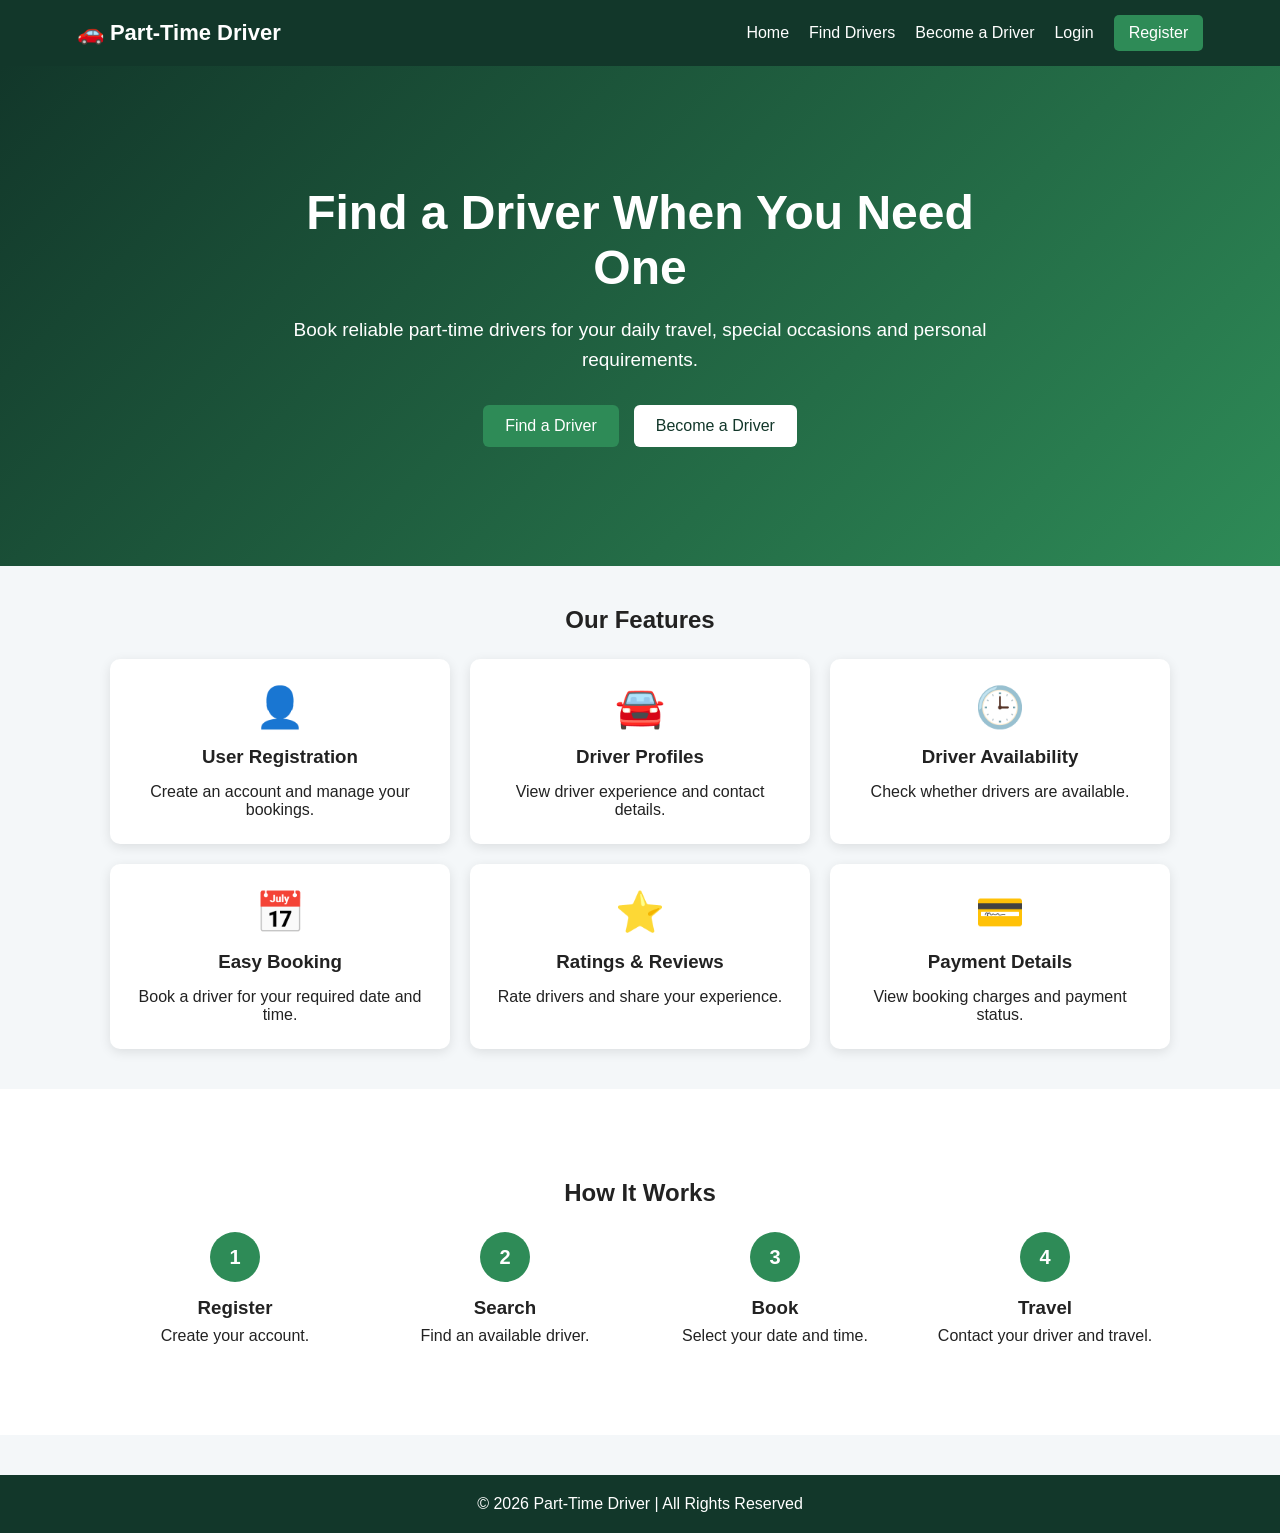
<file: index.html>
<!DOCTYPE html>
<html lang="en">
<head>
    <meta charset="UTF-8">
    <meta name="viewport" content="width=device-width, initial-scale=1.0">
    <title>Part-Time Driver - Home</title>
    <link rel="stylesheet" href="css/style.css">
</head>
<body>

<header>
    <nav class="navbar">
        <div class="logo">🚗 Part-Time Driver</div>

        <div class="nav-links">
            <a href="index.html">Home</a>
            <a href="drivers.html">Find Drivers</a>
            <a href="driver-register.html">Become a Driver</a>
            <a href="login.html">Login</a>
            <a href="register.html" class="nav-btn">Register</a>
        </div>
    </nav>
</header>

<section class="hero">
    <div class="hero-content">
        <h1>Find a Driver When You Need One</h1>
        <p>
            Book reliable part-time drivers for your daily travel,
            special occasions and personal requirements.
        </p>

        <div class="hero-buttons">
            <a href="drivers.html" class="btn">Find a Driver</a>
            <a href="driver-register.html" class="btn secondary">Become a Driver</a>
        </div>
    </div>
</section>

<section class="container">
    <h2>Our Features</h2>

    <div class="feature-grid">

        <div class="feature-card">
            <span>👤</span>
            <h3>User Registration</h3>
            <p>Create an account and manage your bookings.</p>
        </div>

        <div class="feature-card">
            <span>🚘</span>
            <h3>Driver Profiles</h3>
            <p>View driver experience and contact details.</p>
        </div>

        <div class="feature-card">
            <span>🕒</span>
            <h3>Driver Availability</h3>
            <p>Check whether drivers are available.</p>
        </div>

        <div class="feature-card">
            <span>📅</span>
            <h3>Easy Booking</h3>
            <p>Book a driver for your required date and time.</p>
        </div>

        <div class="feature-card">
            <span>⭐</span>
            <h3>Ratings & Reviews</h3>
            <p>Rate drivers and share your experience.</p>
        </div>

        <div class="feature-card">
            <span>💳</span>
            <h3>Payment Details</h3>
            <p>View booking charges and payment status.</p>
        </div>

    </div>
</section>

<section class="how-section">
    <div class="container">
        <h2>How It Works</h2>

        <div class="steps">
            <div>
                <strong>1</strong>
                <h3>Register</h3>
                <p>Create your account.</p>
            </div>

            <div>
                <strong>2</strong>
                <h3>Search</h3>
                <p>Find an available driver.</p>
            </div>

            <div>
                <strong>3</strong>
                <h3>Book</h3>
                <p>Select your date and time.</p>
            </div>

            <div>
                <strong>4</strong>
                <h3>Travel</h3>
                <p>Contact your driver and travel.</p>
            </div>
        </div>
    </div>
</section>

<footer>
    <p>© 2026 Part-Time Driver | All Rights Reserved</p>
</footer>

<script src="js/script.js"></script>
</body>
</html>
</file>
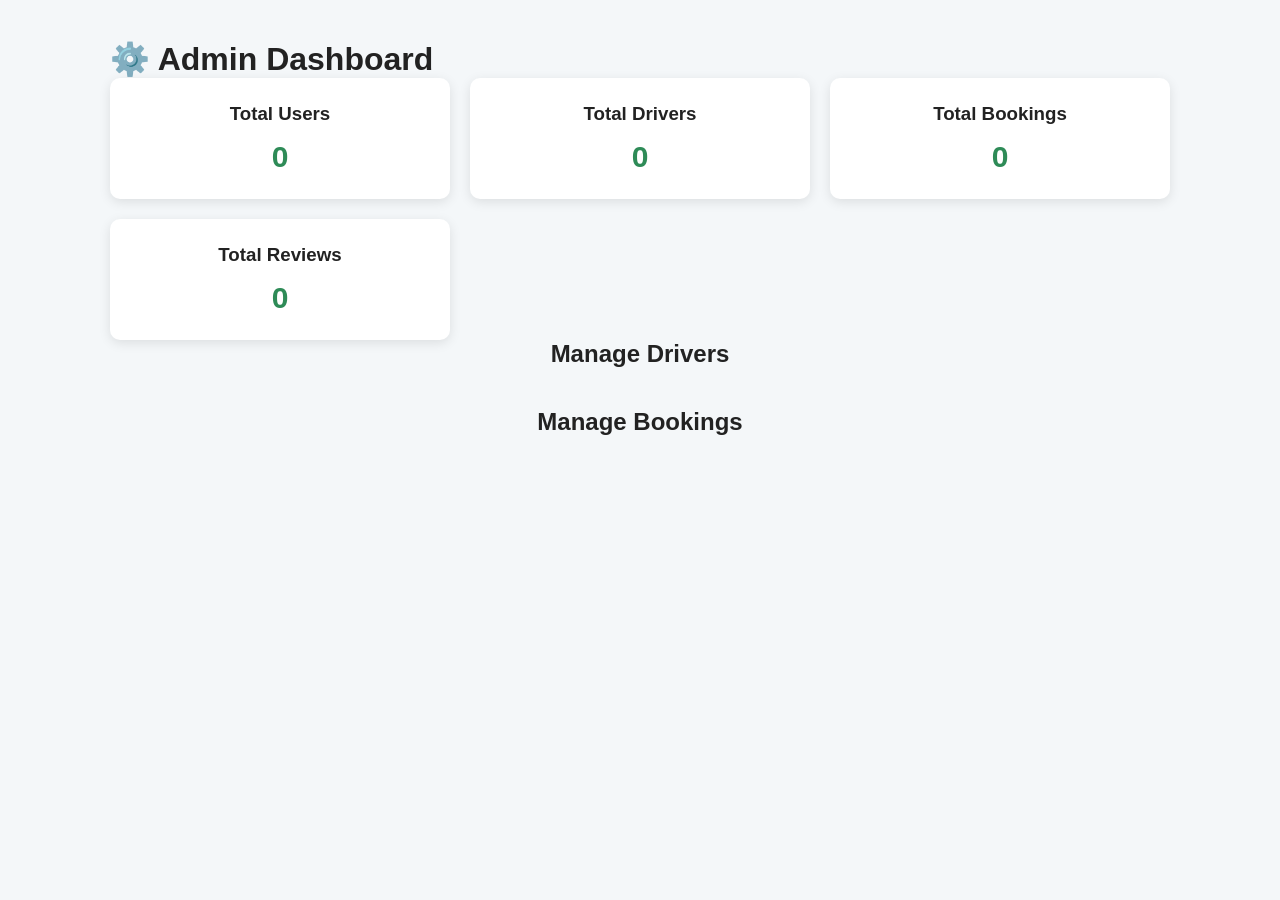
<file: admin-dashboard.html>
<!DOCTYPE html>
<html lang="en">
<head>
    <meta charset="UTF-8">
    <meta name="viewport" content="width=device-width, initial-scale=1.0">
    <title>Admin Dashboard</title>
    <link rel="stylesheet" href="css/style.css">
</head>
<body>

<div class="container">

    <h1>⚙️ Admin Dashboard</h1>

    <div class="dashboard-grid">

        <div class="dashboard-card">
            <h3>Total Users</h3>
            <p id="totalUsers">0</p>
        </div>

        <div class="dashboard-card">
            <h3>Total Drivers</h3>
            <p id="totalDrivers">0</p>
        </div>

        <div class="dashboard-card">
            <h3>Total Bookings</h3>
            <p id="totalBookings">0</p>
        </div>

        <div class="dashboard-card">
            <h3>Total Reviews</h3>
            <p id="totalReviews">0</p>
        </div>

    </div>

    <h2>Manage Drivers</h2>

    <div id="adminDrivers"></div>

    <h2>Manage Bookings</h2>

    <div id="adminBookings"></div>

</div>

<script src="js/script.js"></script>

<script>
    loadAdminDashboard();
</script>

</body>
</html>
</file>
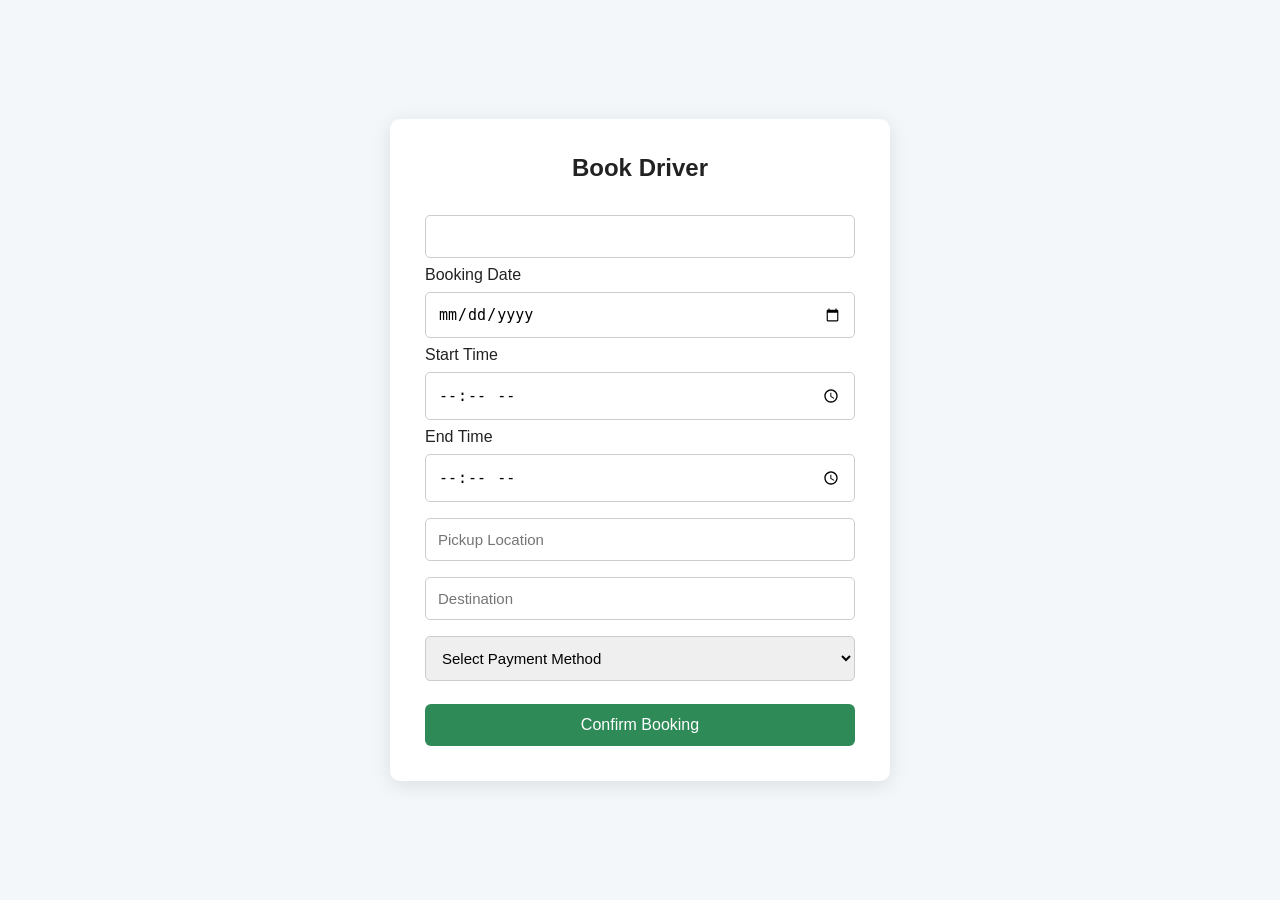
<file: book-driver.html>
<!DOCTYPE html>
<html lang="en">
<head>
    <meta charset="UTF-8">
    <meta name="viewport" content="width=device-width, initial-scale=1.0">
    <title>Book Driver</title>
    <link rel="stylesheet" href="css/style.css">
</head>
<body>

<div class="form-container">

<form id="bookingForm" class="form-box">

    <h2>Book Driver</h2>

    <input type="text" id="bookingDriver" readonly>

    <label>Booking Date</label>
    <input type="date" id="bookingDate" required>

    <label>Start Time</label>
    <input type="time" id="startTime" required>

    <label>End Time</label>
    <input type="time" id="endTime" required>

    <input type="text" id="pickup"
           placeholder="Pickup Location" required>

    <input type="text" id="destination"
           placeholder="Destination" required>

    <select id="paymentMethod" required>
        <option value="">Select Payment Method</option>
        <option value="Cash">Cash</option>
        <option value="UPI">UPI</option>
        <option value="Card">Card</option>
    </select>

    <button type="submit" class="btn">
        Confirm Booking
    </button>

</form>

</div>

<script src="js/script.js"></script>

<script>
    loadBookingDriver();
</script>

</body>
</html>
</file>
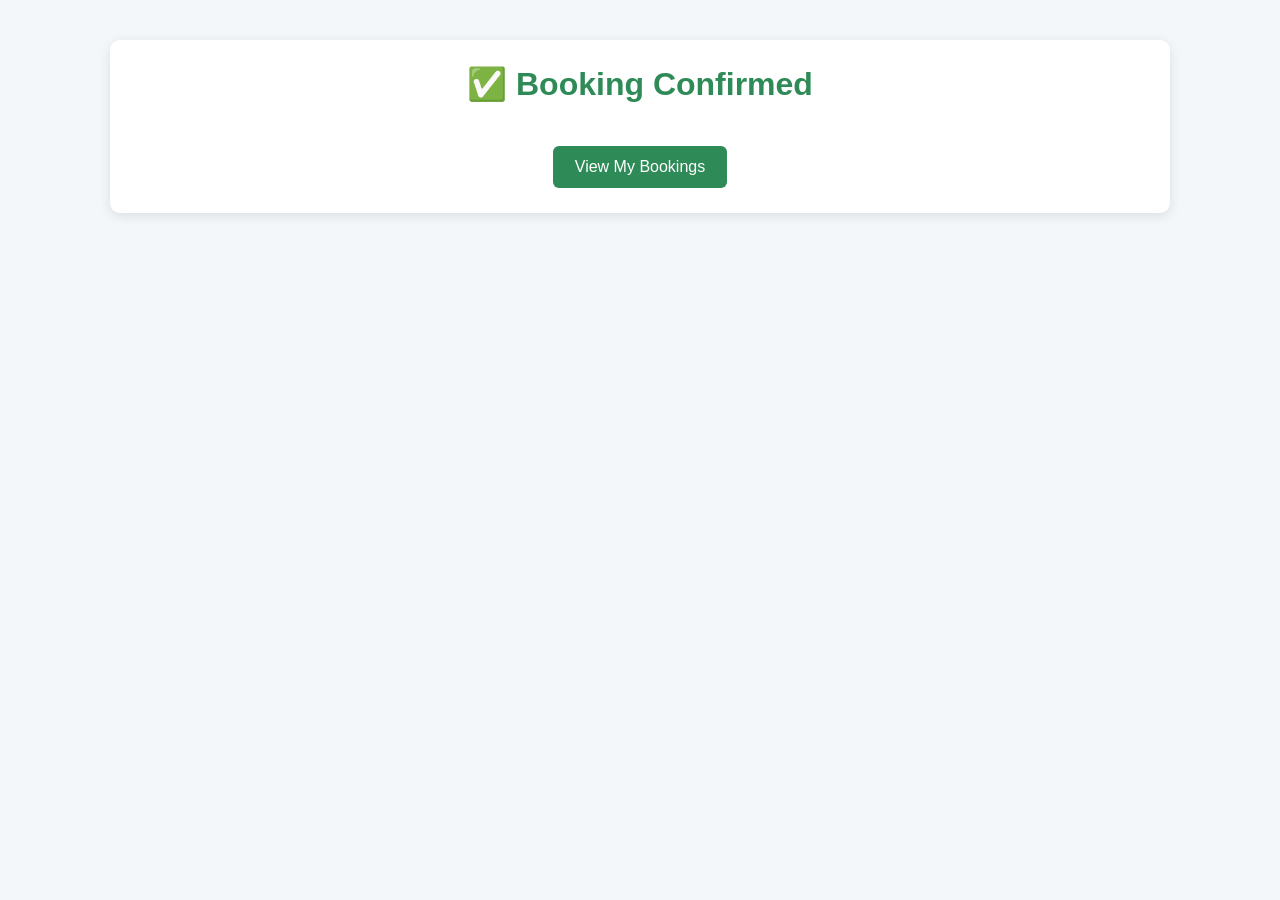
<file: booking-confirmation.html>
<!DOCTYPE html>
<html lang="en">
<head>
    <meta charset="UTF-8">
    <meta name="viewport" content="width=device-width, initial-scale=1.0">
    <title>Booking Confirmation</title>
    <link rel="stylesheet" href="css/style.css">
</head>
<body>

<div class="container">

    <div class="confirmation-box">

        <h1>✅ Booking Confirmed</h1>

        <div id="confirmationDetails"></div>

        <br>

        <a href="my-bookings.html" class="btn">
            View My Bookings
        </a>

    </div>

</div>

<script src="js/script.js"></script>

<script>
    showConfirmation();
</script>

</body>
</html>
</file>
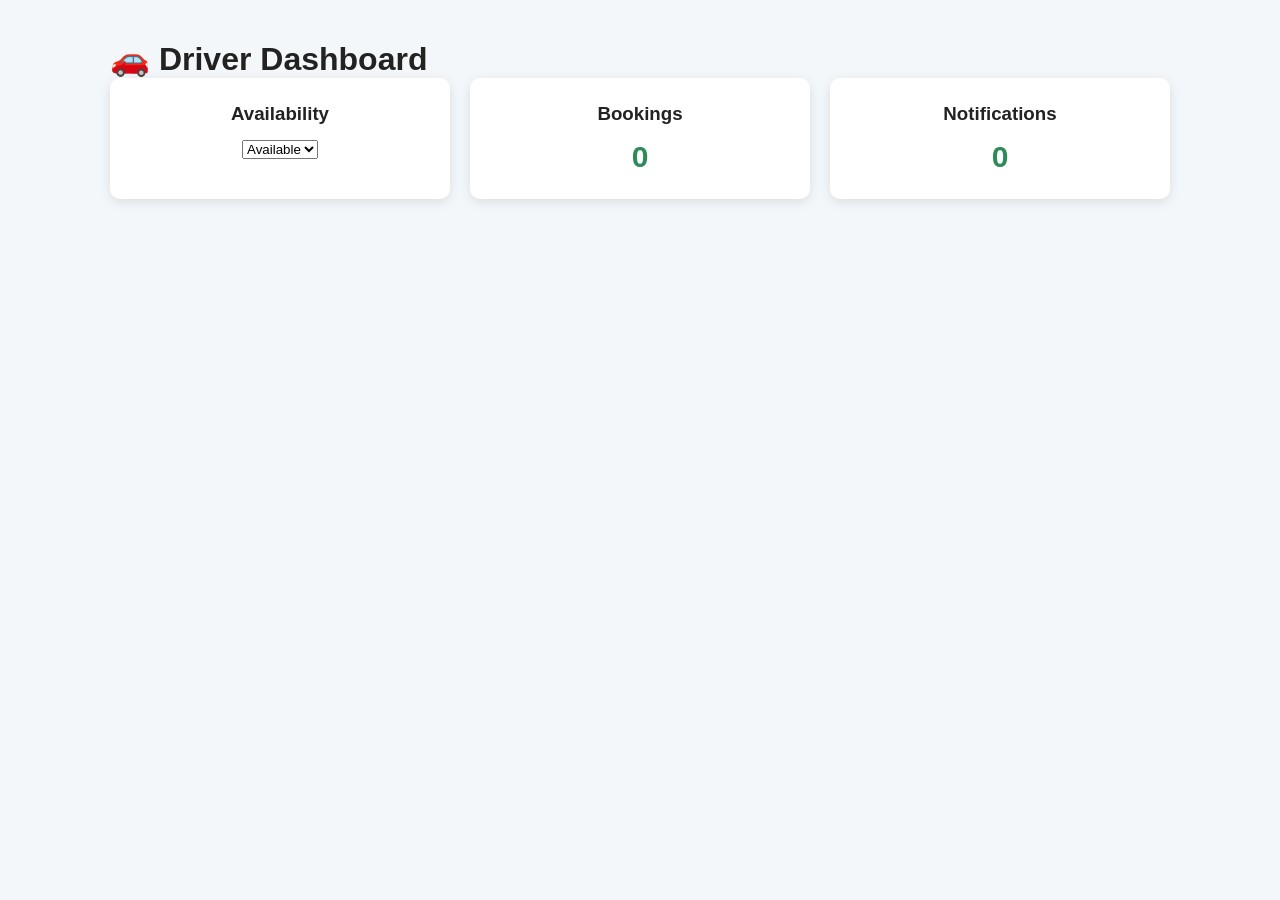
<file: driver-dashboard.html>
<!DOCTYPE html>
<html lang="en">
<head>
    <meta charset="UTF-8">
    <meta name="viewport" content="width=device-width, initial-scale=1.0">
    <title>Driver Dashboard</title>
    <link rel="stylesheet" href="css/style.css">
</head>
<body>

<div class="container">

    <h1>🚗 Driver Dashboard</h1>

    <div class="dashboard-grid">

        <div class="dashboard-card">
            <h3>Availability</h3>

            <select id="driverStatus"
                    onchange="updateDriverStatus()">

                <option value="Available">Available</option>
                <option value="Busy">Busy</option>
                <option value="Offline">Offline</option>

            </select>
        </div>

        <div class="dashboard-card">
            <h3>Bookings</h3>
            <p id="driverBookingCount">0</p>
        </div>

        <div class="dashboard-card">
            <h3>Notifications</h3>
            <p id="driverNotificationCount">0</p>
        </div>

    </div>

</div>

<script src="js/script.js"></script>

<script>
    loadDriverDashboard();
</script>

</body>
</html>
</file>
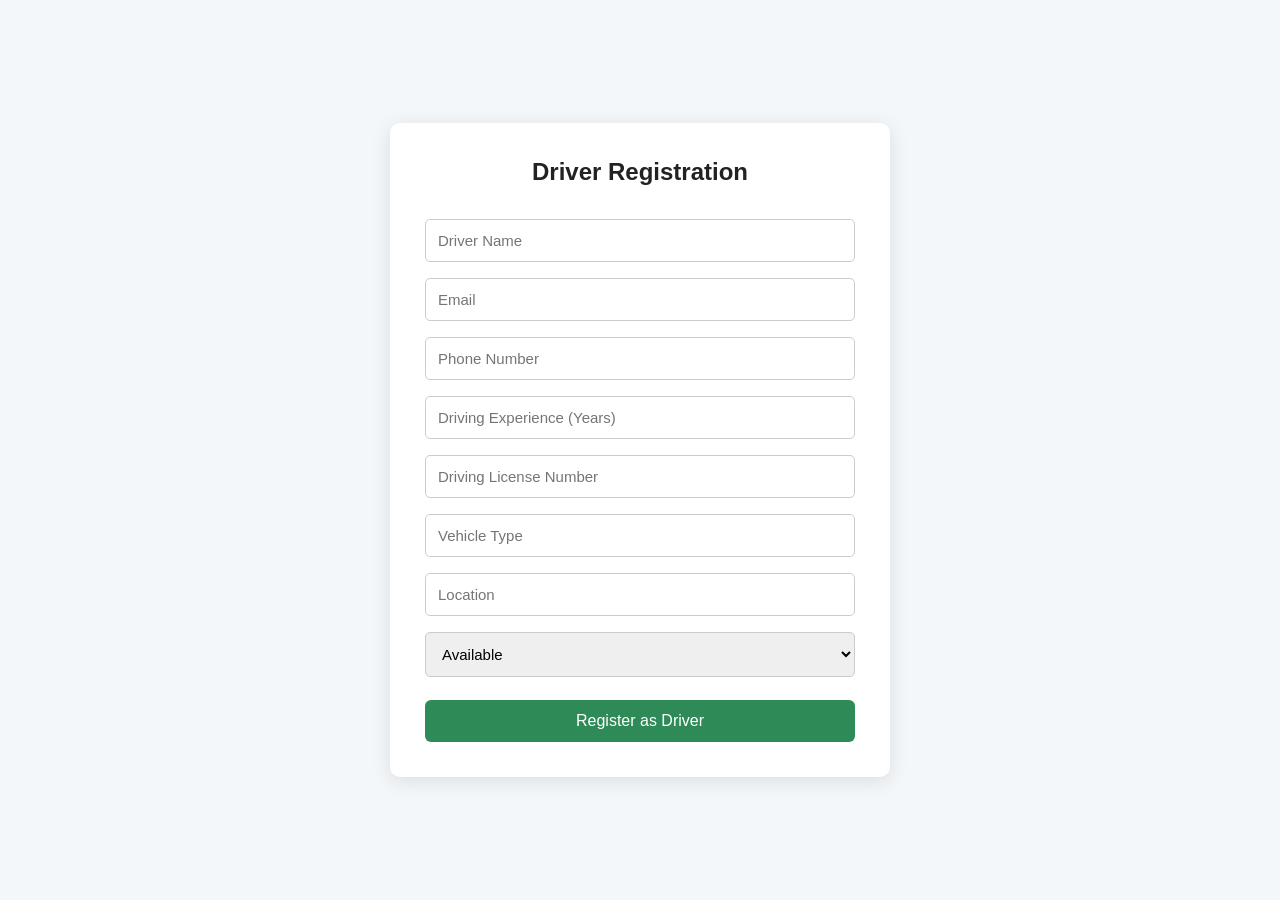
<file: driver-registration.html>
<!DOCTYPE html>
<html lang="en">
<head>
    <meta charset="UTF-8">
    <meta name="viewport" content="width=device-width, initial-scale=1.0">
    <title>Driver Registration</title>
    <link rel="stylesheet" href="css/style.css">
</head>
<body>

<div class="form-container">

<form id="driverRegisterForm" class="form-box">

    <h2>Driver Registration</h2>

    <input type="text" id="driverName" placeholder="Driver Name" required>

    <input type="email" id="driverEmail" placeholder="Email" required>

    <input type="tel" id="driverPhone" placeholder="Phone Number" required>

    <input type="number" id="driverExperience" placeholder="Driving Experience (Years)" required>

    <input type="text" id="license" placeholder="Driving License Number" required>

    <input type="text" id="vehicle" placeholder="Vehicle Type" required>

    <input type="text" id="location" placeholder="Location" required>

    <select id="availability">
        <option value="Available">Available</option>
        <option value="Busy">Busy</option>
        <option value="Offline">Offline</option>
    </select>

    <button type="submit" class="btn">Register as Driver</button>

</form>

</div>

<script src="js/script.js"></script>
</body>
</html>
</file>
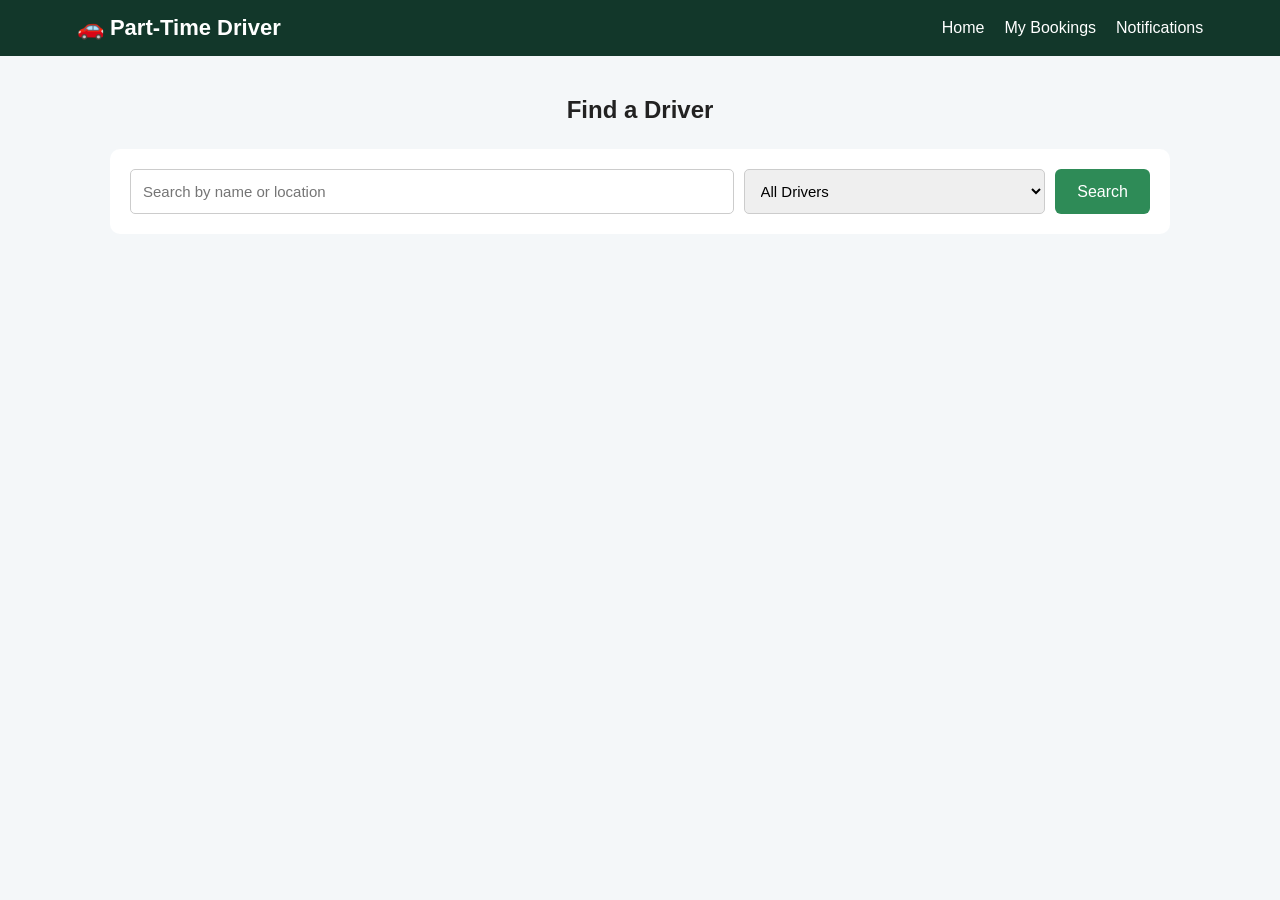
<file: drivers.html>
<!DOCTYPE html>
<html lang="en">
<head>
    <meta charset="UTF-8">
    <meta name="viewport" content="width=device-width, initial-scale=1.0">
    <title>Find Drivers</title>
    <link rel="stylesheet" href="css/style.css">
</head>
<body>

<header>
<nav class="navbar">
    <div class="logo">🚗 Part-Time Driver</div>

    <div class="nav-links">
        <a href="index.html">Home</a>
        <a href="my-bookings.html">My Bookings</a>
        <a href="notifications.html">Notifications</a>
    </div>
</nav>
</header>

<div class="container">

    <h2>Find a Driver</h2>

    <div class="search-box">

        <input type="text"
               id="searchDriver"
               placeholder="Search by name or location">

        <select id="filterAvailability">
            <option value="All">All Drivers</option>
            <option value="Available">Available</option>
            <option value="Busy">Busy</option>
            <option value="Offline">Offline</option>
        </select>

        <button onclick="displayDrivers()" class="btn">
            Search
        </button>

    </div>

    <div id="driversList" class="driver-grid"></div>

</div>

<script src="js/script.js"></script>
</body>
</html>
</file>
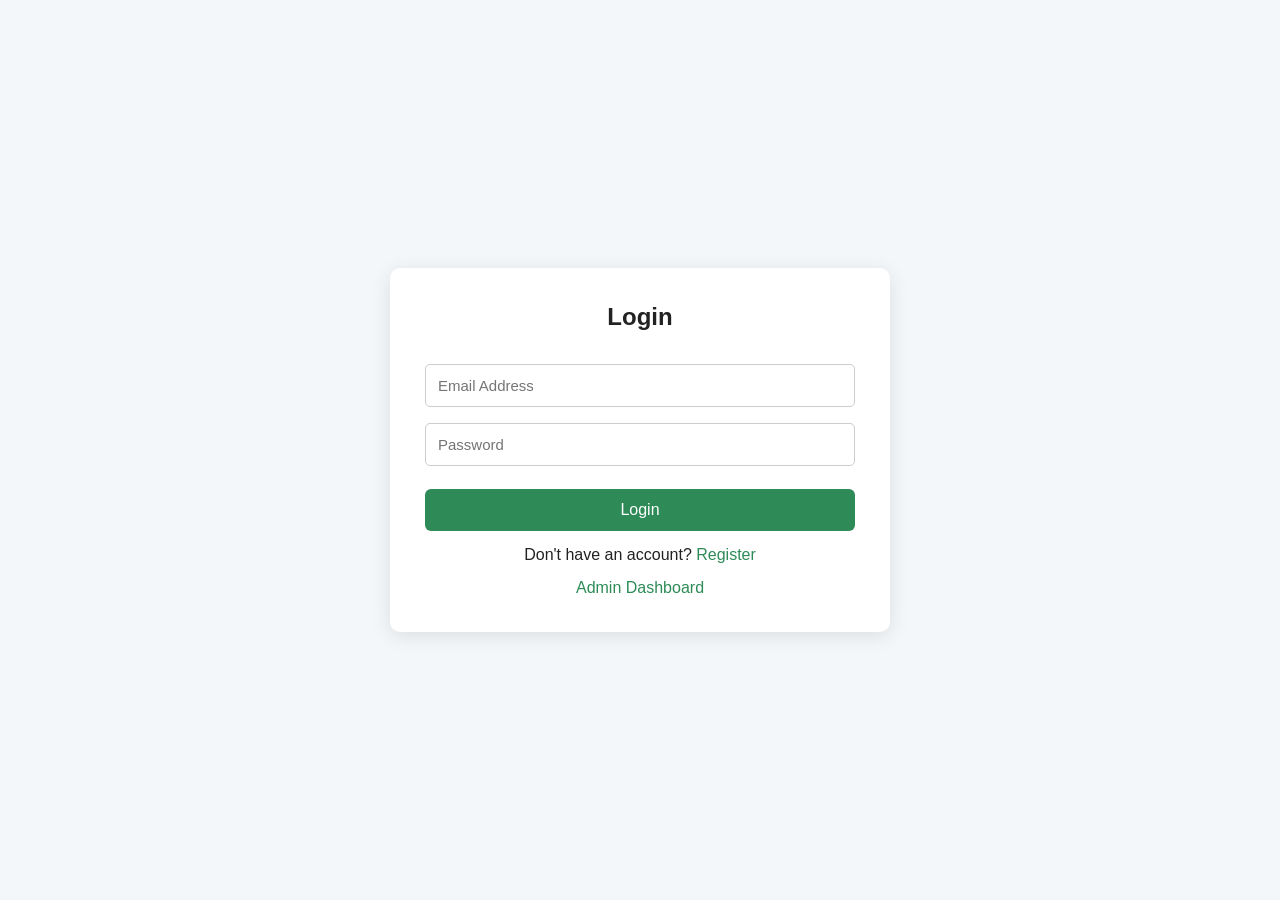
<file: login.html>
<!DOCTYPE html>
<html lang="en">
<head>
    <meta charset="UTF-8">
    <meta name="viewport" content="width=device-width, initial-scale=1.0">
    <title>Login</title>
    <link rel="stylesheet" href="css/style.css">
</head>
<body>

<div class="form-container">

    <form id="loginForm" class="form-box">

        <h2>Login</h2>

        <input type="email" id="loginEmail" placeholder="Email Address" required>

        <input type="password" id="loginPassword" placeholder="Password" required>

        <button type="submit" class="btn">Login</button>

        <p>Don't have an account?
            <a href="register.html">Register</a>
        </p>

        <p>
            <a href="admin-dashboard.html">Admin Dashboard</a>
        </p>

    </form>

</div>

<script src="js/script.js"></script>
</body>
</html>
</file>
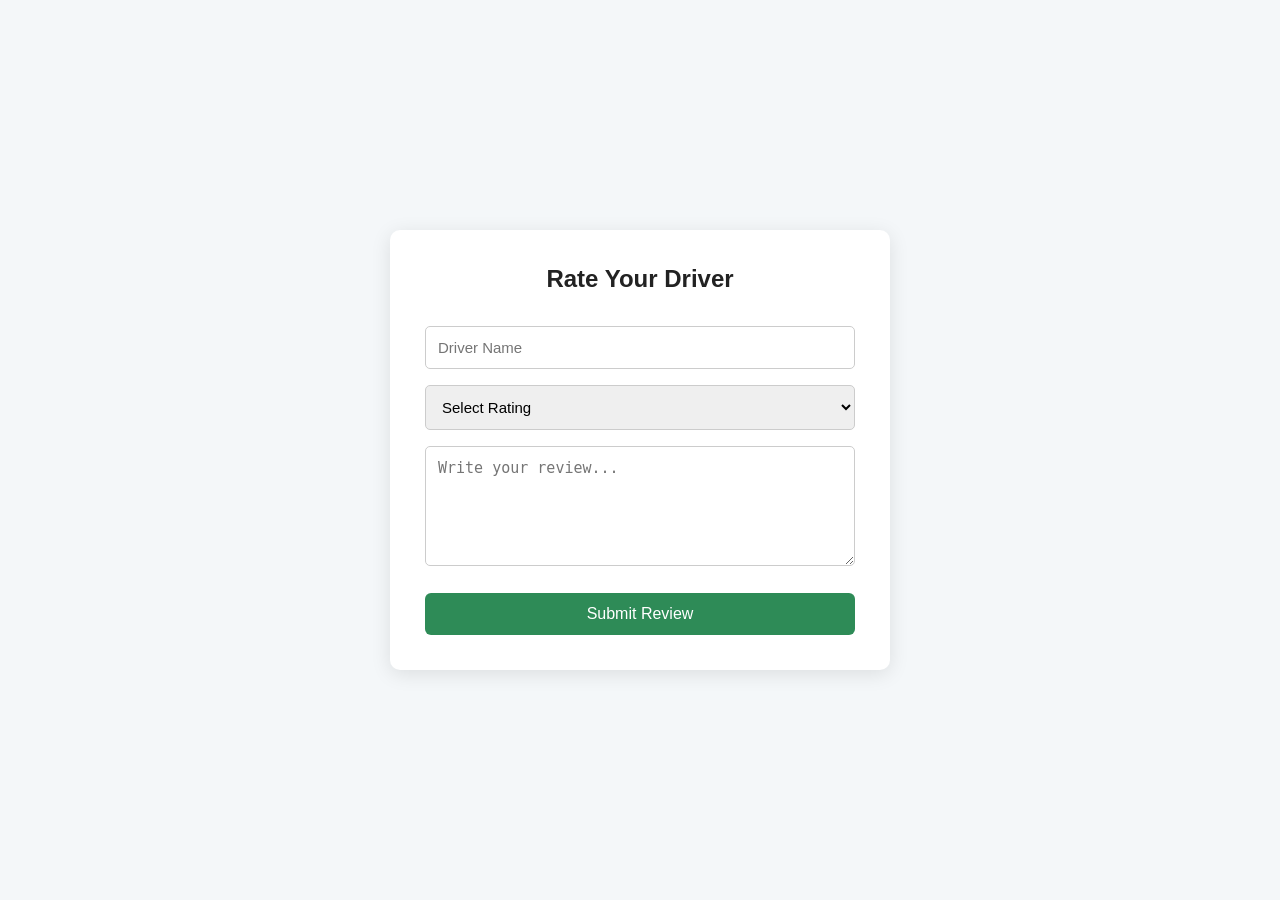
<file: ratings.html>
<!DOCTYPE html>
<html lang="en">
<head>
    <meta charset="UTF-8">
    <meta name="viewport" content="width=device-width, initial-scale=1.0">
    <title>Ratings & Reviews</title>
    <link rel="stylesheet" href="css/style.css">
</head>
<body>

<div class="form-container">

<form id="ratingForm" class="form-box">

    <h2>Rate Your Driver</h2>

    <input type="text" id="ratingDriver"
           placeholder="Driver Name" required>

    <select id="rating" required>
        <option value="">Select Rating</option>
        <option value="5">⭐⭐⭐⭐⭐ 5</option>
        <option value="4">⭐⭐⭐⭐ 4</option>
        <option value="3">⭐⭐⭐ 3</option>
        <option value="2">⭐⭐ 2</option>
        <option value="1">⭐ 1</option>
    </select>

    <textarea id="review"
              placeholder="Write your review..."
              required></textarea>

    <button type="submit" class="btn">
        Submit Review
    </button>

</form>

</div>

<script src="js/script.js"></script>
</body>
</html>
</file>
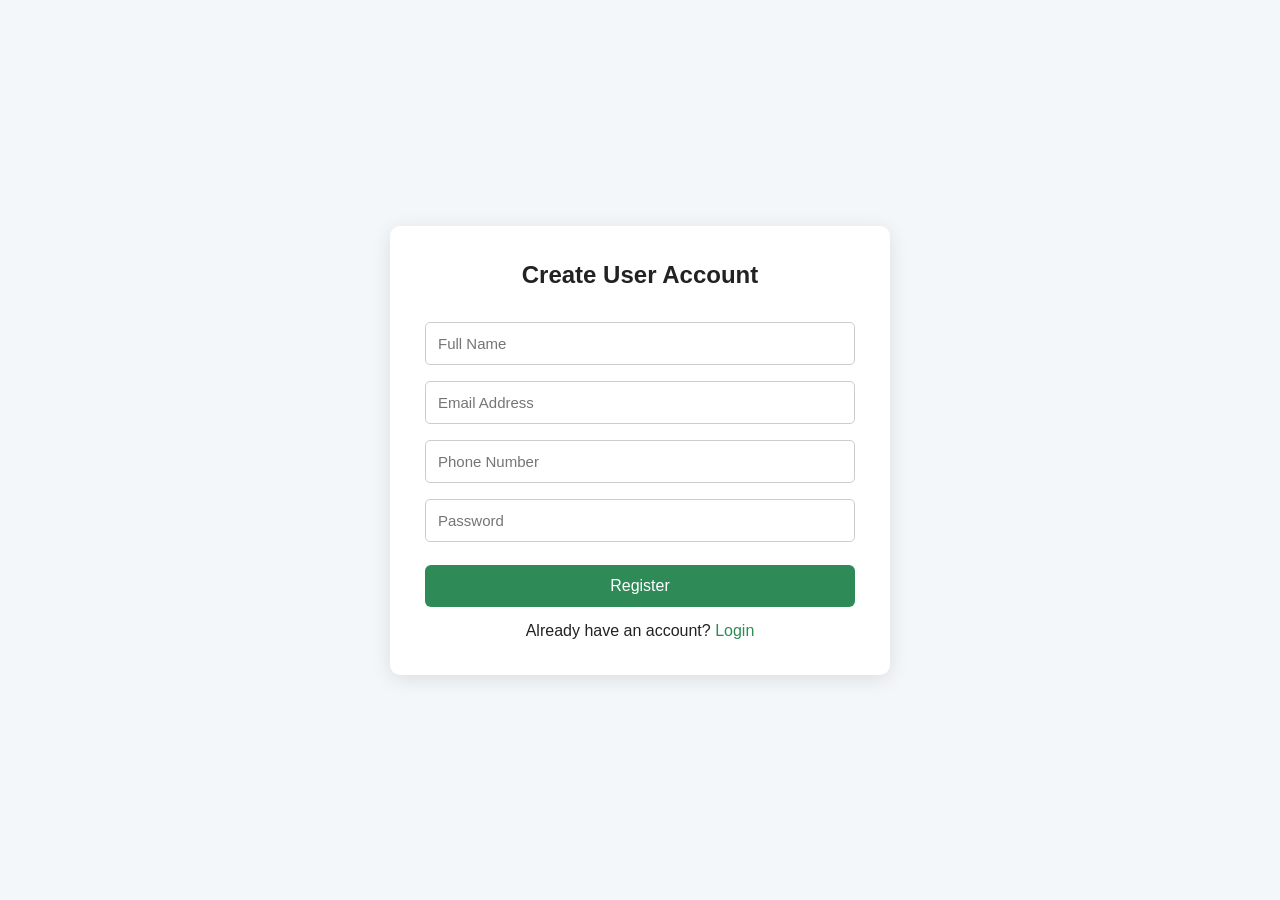
<file: register.html>
<!DOCTYPE html>
<html lang="en">
<head>
    <meta charset="UTF-8">
    <meta name="viewport" content="width=device-width, initial-scale=1.0">
    <title>User Registration</title>
    <link rel="stylesheet" href="css/style.css">
</head>
<body>

<div class="form-container">

    <form id="registerForm" class="form-box">

        <h2>Create User Account</h2>

        <input type="text" id="regName" placeholder="Full Name" required>

        <input type="email" id="regEmail" placeholder="Email Address" required>

        <input type="tel" id="regPhone" placeholder="Phone Number" required>

        <input type="password" id="regPassword" placeholder="Password" required>

        <button type="submit" class="btn">Register</button>

        <p>Already have an account?
            <a href="login.html">Login</a>
        </p>

    </form>

</div>

<script src="js/script.js"></script>
</body>
</html>
</file>
<file: css/style.css>
* {
    margin: 0;
    padding: 0;
    box-sizing: border-box;
}

body {
    font-family: Arial, sans-serif;
    background: #f4f7f9;
    color: #222;
}

a {
    text-decoration: none;
}

.navbar {
    background: #12372a;
    color: white;
    padding: 15px 6%;
    display: flex;
    justify-content: space-between;
    align-items: center;
}

.logo {
    font-size: 22px;
    font-weight: bold;
}

.nav-links {
    display: flex;
    gap: 20px;
    align-items: center;
}

.nav-links a {
    color: white;
}

.nav-btn {
    background: #2e8b57;
    padding: 9px 15px;
    border-radius: 5px;
}

.hero {
    min-height: 500px;
    display: flex;
    align-items: center;
    justify-content: center;
    text-align: center;
    background: linear-gradient(135deg, #12372a, #2e8b57);
    color: white;
    padding: 40px 20px;
}

.hero-content {
    max-width: 700px;
}

.hero h1 {
    font-size: 48px;
    margin-bottom: 20px;
}

.hero p {
    font-size: 19px;
    line-height: 1.6;
    margin-bottom: 30px;
}

.hero-buttons {
    display: flex;
    justify-content: center;
    gap: 15px;
}

.btn {
    display: inline-block;
    background: #2e8b57;
    color: white;
    border: none;
    padding: 12px 22px;
    border-radius: 6px;
    cursor: pointer;
    font-size: 16px;
}

.btn:hover {
    opacity: 0.85;
}

.secondary {
    background: white;
    color: #12372a;
}

.container {
    max-width: 1100px;
    margin: 40px auto;
    padding: 0 20px;
}

.container h2 {
    text-align: center;
    margin-bottom: 25px;
}

.feature-grid,
.driver-grid,
.dashboard-grid {
    display: grid;
    grid-template-columns: repeat(3, 1fr);
    gap: 20px;
}

.feature-card,
.driver-card,
.dashboard-card,
.booking-card,
.notification-card,
.payment-card,
.confirmation-box {
    background: white;
    padding: 25px;
    border-radius: 10px;
    box-shadow: 0 3px 12px rgba(0,0,0,0.1);
}

.feature-card {
    text-align: center;
}

.feature-card span {
    font-size: 40px;
}

.feature-card h3 {
    margin: 15px 0;
}

.how-section {
    background: white;
    padding: 50px 0;
    margin-top: 30px;
}

.steps {
    display: grid;
    grid-template-columns: repeat(4, 1fr);
    gap: 20px;
    text-align: center;
}

.steps strong {
    display: inline-flex;
    width: 50px;
    height: 50px;
    align-items: center;
    justify-content: center;
    background: #2e8b57;
    color: white;
    border-radius: 50%;
    font-size: 20px;
}

.steps h3 {
    margin: 15px 0 8px;
}

footer {
    background: #12372a;
    color: white;
    text-align: center;
    padding: 20px;
    margin-top: 40px;
}

.form-container {
    min-height: 100vh;
    display: flex;
    align-items: center;
    justify-content: center;
    padding: 20px;
}

.form-box {
    width: 100%;
    max-width: 500px;
    background: white;
    padding: 35px;
    border-radius: 10px;
    box-shadow: 0 4px 20px rgba(0,0,0,0.1);
}

.form-box h2 {
    text-align: center;
    margin-bottom: 25px;
}

.form-box input,
.form-box select,
.form-box textarea,
.search-box input,
.search-box select {
    width: 100%;
    padding: 12px;
    margin: 8px 0;
    border: 1px solid #ccc;
    border-radius: 5px;
    font-size: 15px;
}

.form-box textarea {
    height: 120px;
    resize: vertical;
}

.form-box .btn {
    width: 100%;
    margin-top: 15px;
}

.form-box p {
    text-align: center;
    margin-top: 15px;
}

.form-box a {
    color: #2e8b57;
}

.search-box {
    background: white;
    padding: 20px;
    margin-bottom: 25px;
    border-radius: 10px;
    display: grid;
    grid-template-columns: 2fr 1fr auto;
    gap: 10px;
}

.search-box input,
.search-box select {
    margin: 0;
}

.driver-card h3 {
    color: #12372a;
    margin-bottom: 10px;
}

.driver-card p {
    margin: 8px 0;
}

.available {
    color: green;
    font-weight: bold;
}

.busy {
    color: orange;
    font-weight: bold;
}

.offline {
    color: red;
    font-weight: bold;
}

.driver-card .btn {
    margin-top: 15px;
}

.confirmation-box {
    text-align: center;
}

.confirmation-box h1 {
    margin-bottom: 25px;
    color: #2e8b57;
}

.booking-card,
.notification-card,
.payment-card {
    margin-bottom: 20px;
}

.booking-card h3 {
    color: #12372a;
    margin-bottom: 10px;
}

.status {
    display: inline-block;
    padding: 5px 10px;
    border-radius: 15px;
    background: #e8f5e9;
    color: green;
}

.dashboard-card {
    text-align: center;
}

.dashboard-card h3 {
    margin-bottom: 15px;
}

.dashboard-card p {
    font-size: 30px;
    font-weight: bold;
    color: #2e8b57;
}

#adminDrivers,
#adminBookings {
    margin-top: 20px;
    margin-bottom: 40px;
}

.admin-row {
    background: white;
    padding: 15px;
    margin-bottom: 10px;
    border-radius: 6px;
    display: flex;
    justify-content: space-between;
    align-items: center;
}

@media (max-width: 768px) {

    .navbar {
        flex-direction: column;
        gap: 15px;
    }

    .nav-links {
        flex-wrap: wrap;
        justify-content: center;
    }

    .hero h1 {
        font-size: 34px;
    }

    .feature-grid,
    .driver-grid,
    .dashboard-grid,
    .steps {
        grid-template-columns: 1fr;
    }

    .search-box {
        grid-template-columns: 1fr;
    }

    .hero-buttons {
        flex-direction: column;
    }
}
</file>
